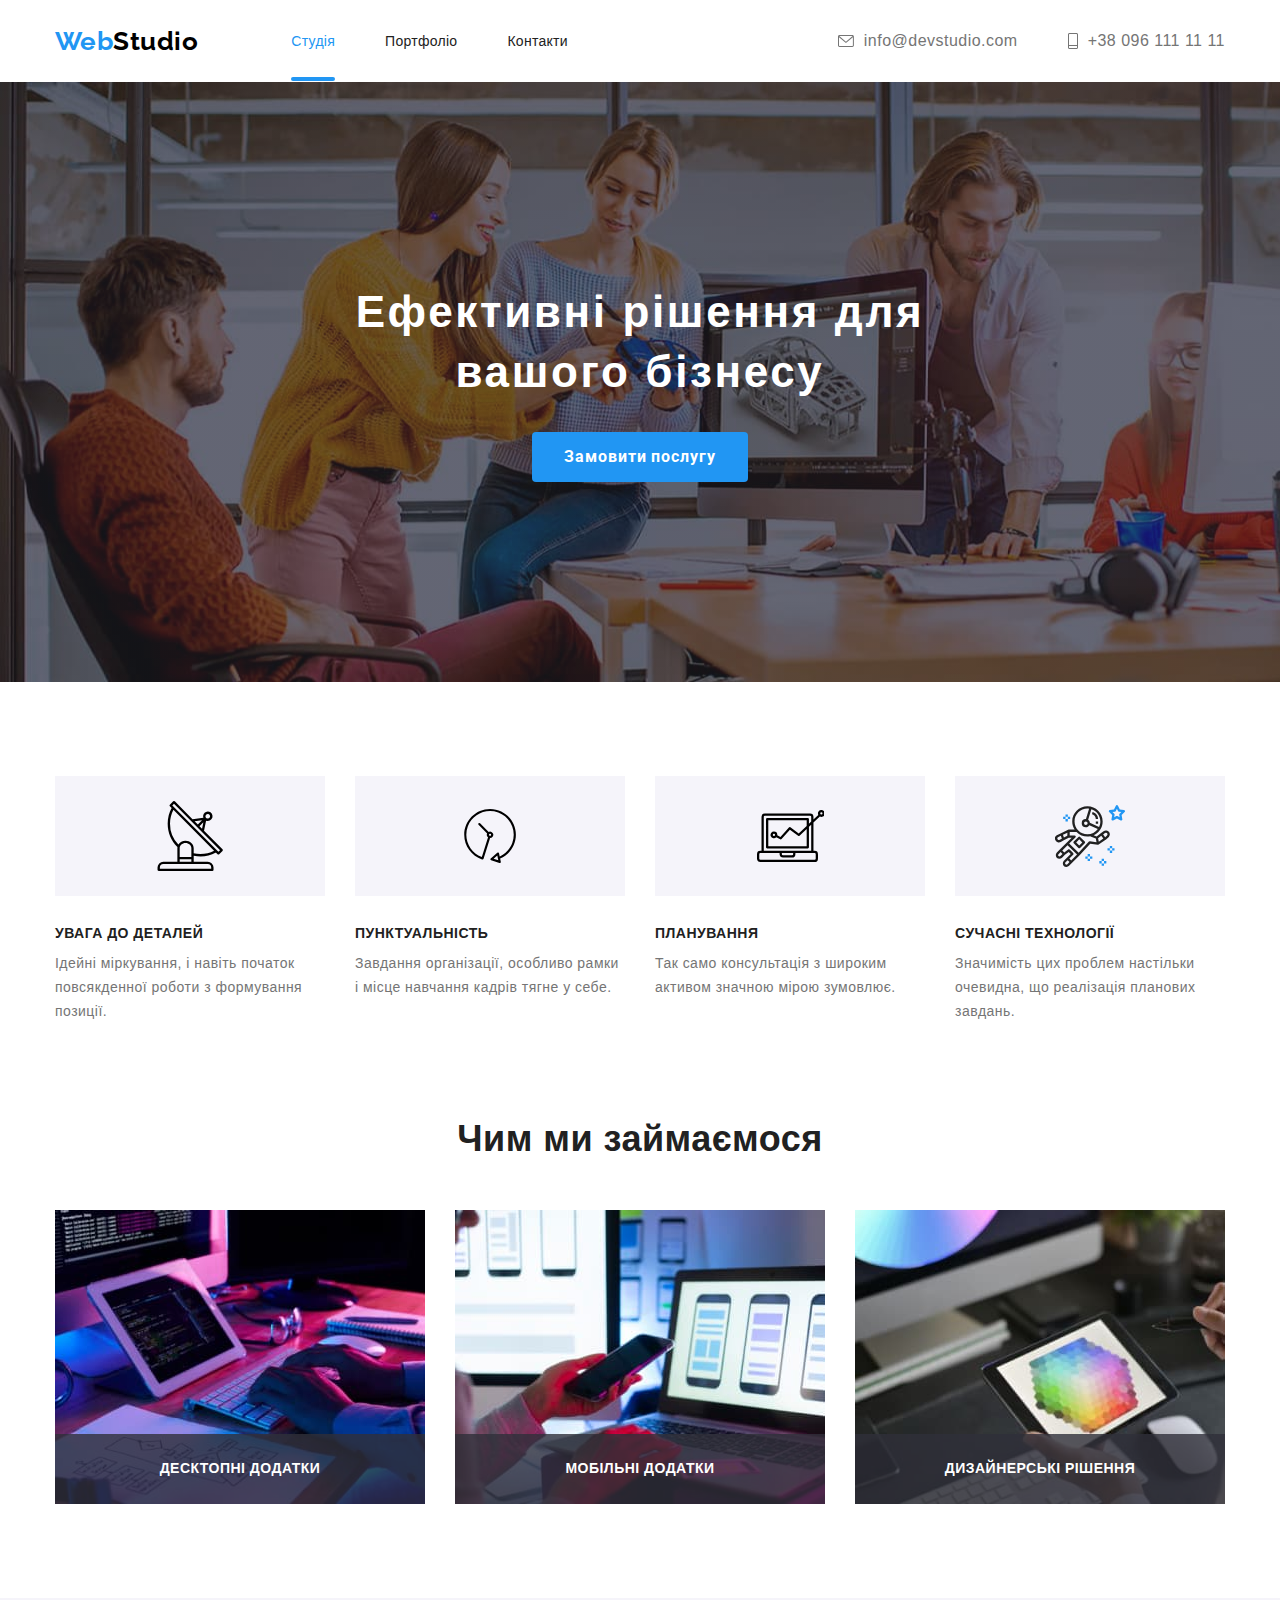
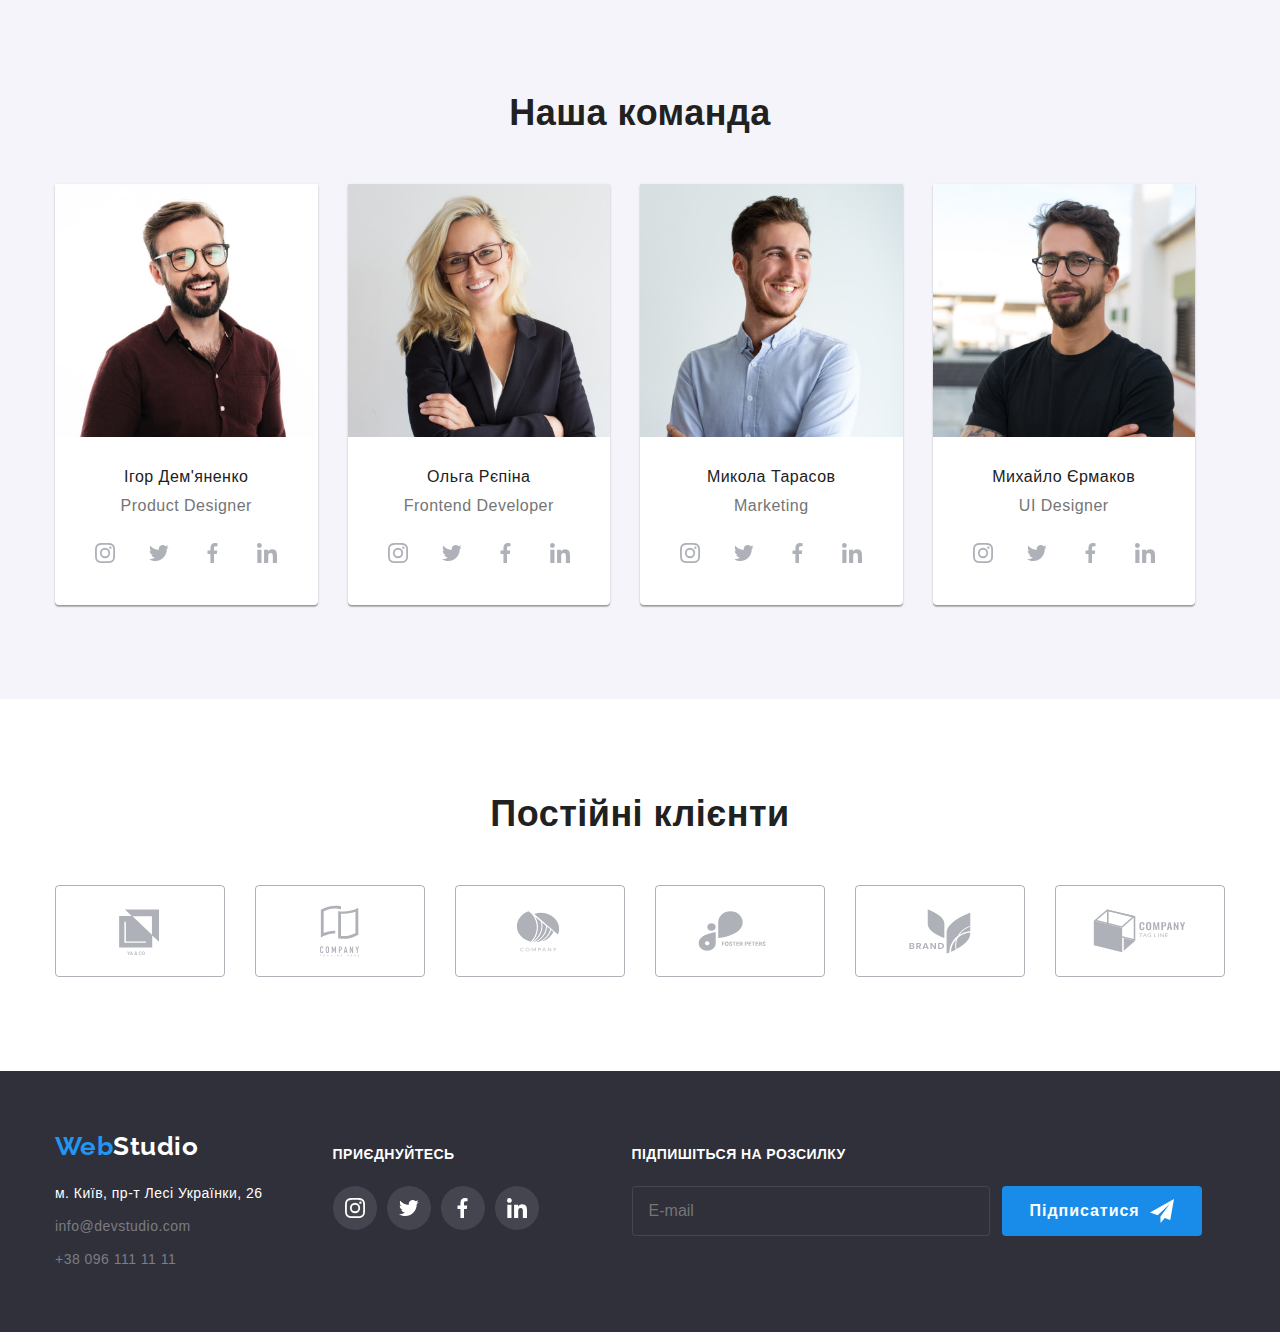
<file: index.html>
<!DOCTYPE html>
<html lang="uk">
  <head>
    <meta charset="UTF-8" />
    <meta http-equiv="X-UA-Compatible" content="IE=edge" />
    <meta name="viewport" content="width=device-width, initial-scale=1.0" />
    <title>Головна</title>
    <link
      href="https://fonts.googleapis.com/css2?family=Raleway:wght@700&family=Roboto:wght@400;500;700;900&display=swap"
      rel="stylesheet"
    />
    <link
      rel="stylesheet"
      href="https://cdnjs.cloudflare.com/ajax/libs/modern-normalize/1.1.0/modern-normalize.min.css"
    />
    <link rel="stylesheet" href="./css/main.min.css" />
  </head>
  <body>
    <!--headline-->
    <header>
      <div class="container main-nav">
        <!-- container -->
        <!-- <nav> -->
        <a href="index.html" class="main-nav__logo">
          Web<span class="main-nav__text">Studio</span>
        </a>
        <ul class="site-nav">
          <li class="site-nav__item">
            <a href="index.html" class="site-nav__link site-nav__link--active">Студія</a>
          </li>
          <li class="site-nav__item">
            <a href="portfolio.html" class="site-nav__link">Портфоліо</a>
          </li>
          <li class="site-nav__item">
            <a href="" class="site-nav__link">Контакти</a>
          </li>
        </ul>
        <!-- </nav> -->
        <ul class="site-nav-contact">
          <li class="site-nav-contact__item">
            <a href="mailto:info@devstudio.com" class="site-nav-contact__link">
              <svg class="site-nav-contact__icon" width="16px" height="12px">
                <use href="./images/icons.svg#icon-envelope-1"></use>
              </svg>

              info@devstudio.com</a
            >
          </li>

          <li class="site-nav-contact__item">
            <a href="tel:+380961111111" class="site-nav-contact__link">
              <svg class="site-nav-contact__icon" width="10px" height="16px">
                <use href="./images/icons.svg#icon-mob2"></use>
              </svg>
              +38 096 111 11 11</a
            >
          </li>
        </ul>
      </div>
    </header>
    <!--герой-->
    <main>
      <section class="primary-hero">
        <div class="container">
          <h1 class="hero">Ефективні рішення для<br />вашого бізнесу</h1>

          <button data-modal-open type="button" class="hero-button">
            Замовити послугу
          </button>
          <div data-modal class="backdrop is-hidden">
            <div class="modal">
              <button data-modal-close class="close">
                <svg class="close__down" width="11px" height="11px">
                  <use href="./images/icons.svg#icon-close-button"></use>
                </svg>
              </button>

              <form class="modal-contact">
                <p class="modal-contact__title">
                  Залиште свої дані, ми вам передзвонимо
                </p>

                <label class="modal-contact__label" for="name">Iм'я</label>
                <div class="modal-contact__group">
                  <input class="modal-contact__input" type="text" name="name" id="name" />
                  <svg class="modal-contact__icon" width="12px" height="12px">
                    <use href="./images/icons.svg#icon-people-1"></use>
                  </svg>
                </div>

                <label class="modal-contact__label" for="tel">Телефон</label>
                <div class="modal-contact__group">
                  <input class="modal-contact__input" type="tel" name="tel" id="tel" />
                  <svg class="modal-contact__icon" width="13px" height="13px">
                    <use href="./images/icons.svg#icon-tel-1"></use>
                  </svg>
                </div>

                <label class="modal-contact__label" for="email">Пошта</label>
                <div class="modal-contact__group">
                  <input
                    class="modal-contact__input"
                    type="email"
                    name="email"
                    id="email"
                    placeholder=""
                  />
                  <svg class="modal-contact__icon" width="15px" height="12px">
                    <use href="./images/icons.svg#icon-letter-1"></use>
                  </svg>
                </div>

                <label for="coment" class="modal-contact__label coment-label"
                  >Коментар</label
                >
                <!-- <div class="modal-contact__group"> -->
                  <textarea
                    placeholder="Введіть текст"
                    name="coment"
                    id="coment"
                    cols="40"
                    rows="8"
                  ></textarea>
                <!-- </div> -->

                <div class="form-group-agrees">
                  <label class="form-group-agrees__checkbox">
                    <input type="checkbox" name="agrees" class="form-group-agrees__input" />
                    <span class="form-group-agrees__icon"> </span>
                    Погоджуюся з розсилкою та приймаю &nbsp;<a
                      href=""
                      class="form-group-agrees__contract"
                    >
                      Умови договору</a
                    >
                  </label>
                </div>
                <button class="form-group-agrees__submit" type="submit">Відправити</button>
              </form>
            </div>
          </div>
        </div>
      </section>
      <!--main-->
      <section>
        <div class="container">
          <h2 class="visually-hidden">Наші переваги</h2>
          <ul class="advantage">
            <li class="advantage__item">
              <div class="thumb">
                <div class="thumb__advantage">
                  <svg class="thumb__picture" width="70px" height="70px">
                    <use href="./images/icons.svg#icon-antena1"></use>
                  </svg>
                </div>
                <h3 class="thumb__title">УВАГА ДО ДЕТАЛЕЙ</h3>
                <p class="thumb__paragraph">
                  Ідейні міркування, і навіть початок повсякденної роботи з
                  формування позиції.
                </p>
              </div>
            </li>
            <li class="advantage__item">
              <div class="thumb">
                <div class="thumb__advantage">
                  <svg class="thumb__picture" width="70px" height="54px">
                    <use href="./images/icons.svg#icon-watch2"></use>
                  </svg>
                </div>
                <h3 class="thumb__title">ПУНКТУАЛЬНІСТЬ</h3>
                <p class="thumb__paragraph">
                  Завдання організації, особливо рамки і місце навчання кадрів
                  тягне у себе.
                </p>
              </div>
            </li>

            <li class="advantage__item">
              <div class="thumb">
                <div class="thumb__advantage">
                  <svg class="thumb__picture" width="67px" height="70px">
                    <use href="./images/icons.svg#icon-monitor3"></use>
                  </svg>
                </div>
                <h3 class="thumb__title">ПЛАНУВАННЯ</h3>
                <p class="thumb__paragraph">
                  Так само консультація з широким активом значною мірою
                  зумовлює.
                </p>
              </div>
            </li>

            <li class="advantage__item">
              <div class="thumb">
                <div class="thumb__advantage">
                  <svg class="thumb__picture" width="70px" height="70px">
                    <use href="./images/icons.svg#icon-astronaut4"></use>
                  </svg>
                </div>

                <h3 class="thumb__title">СУЧАСНІ ТЕХНОЛОГІЇ</h3>
                <p class="thumb__paragraph">
                  Значимість цих проблем настільки очевидна, що реалізація
                  планових завдань.
                </p>
              </div>
            </li>
          </ul>
        </div>
      </section>

      <!--specialization-->
      <section class="main-headline">
        <div class="container">
          <h2 class="headline">Чим ми займаємося</h2>
          <ul class="images-work">
            <li class="images-work__item">
              <img src="images/komp1.jpg" alt="комп'ютер" width="370" />
              <div class="images-work__text">
                <p class="images-work__name">ДЕСКТОПНІ ДОДАТКИ</p>
              </div>
            </li>
            <li class="images-work__item">
              <img src="images/nout2.jpg" alt="ноутбук" width="370" />
              <div class="images-work__text">
                <p class="images-work__name">МОБІЛЬНІ ДОДАТКИ</p>
              </div>
            </li>
            <li class="images-work__item">
              <img src="images/planshet3.jpg" alt="планшет" width="370" />
              <div class="images-work__text">
                <p class="images-work__name">ДИЗАЙНЕРСЬКІ РІШЕННЯ</p>
              </div>
            </li>
          </ul>
        </div>
      </section>
      <!--people-->
      <section class="t-person">
        <div class="container">
          <h2 class="headline">Наша команда</h2>

          <ul class="team">
            <li class="team__person">
              <img
                src="images/demyanenko4.jpg"
                alt="Ігор Дем'яненко"
                width="270"
              />
              <!-- person-name -->
              <h3 class="team__name">Ігор Дем'яненко</h3>
              <!--position  -->
              <p class="team__position">Product Designer</p>

              <ul class="network">
                <li class="network__item">
                  <a href="" class="network__link">
                    <svg class="network__logo" width="20px" height="20px">
                      <use href="./images/icons.svg#icon-instagram1"></use>
                    </svg>
                  </a>
                </li>

                <li class="network__item">
                  <a href="" class="network__link">
                    <svg class="network__logo" width="20px" height="20px">
                      <use href="./images/icons.svg#icon-twitter2"></use>
                    </svg>
                  </a>
                </li>
                <li class="network__item">
                  <a href="" class="network__link">
                    <svg class="network__logo" width="20px" height="20px">
                      <use href="./images/icons.svg#icon-facebook3"></use>
                    </svg>
                  </a>
                </li>
                <li class="network__item">
                  <a href="" class="network__link">
                    <svg class="network__logo" width="20px" height="20px">
                      <use href="./images/icons.svg#icon-linkedin4"></use>
                    </svg>
                  </a>
                </li>
              </ul>
            </li>
            <li class="team__person">
              <img src="images/repina1.jpg" alt="Ольга Рєпіна" width="270" />
              <h3 class="team__name">Ольга Рєпіна</h3>
              <p class="team__position">Frontend Developer</p>

              <ul class="network">
                <li class="network__item">
                  <a href="" class="network__link">
                    <svg class="network__logo" width="20px" height="20px">
                      <use href="./images/icons.svg#icon-instagram1"></use>
                    </svg>
                  </a>
                </li>

                <li class="network__item">
                  <a href="" class="network__link">
                    <svg class="network__logo" width="20px" height="20px">
                      <use href="./images/icons.svg#icon-twitter2"></use>
                    </svg>
                  </a>
                </li>
                <li class="network__item">
                  <a href="" class="network__link">
                    <svg class="network__logo" width="20px" height="20px">
                      <use href="./images/icons.svg#icon-facebook3"></use>
                    </svg>
                  </a>
                </li>
                <li class="network__item">
                  <a href="" class="network__link">
                    <svg class="network__logo" width="20px" height="20px">
                      <use href="./images/icons.svg#icon-linkedin4"></use>
                    </svg>
                  </a>
                </li>
              </ul>
            </li>

            <li class="team__person">
              <img src="images/tarasov2.jpg" alt="Микола Тарасов" width="270" />
              <h3 class="team__name">Микола Тарасов</h3>
              <p class="team__position">Marketing</p>

              <ul class="network">
                <li class="network__item">
                  <a href="" class="network__link">
                    <svg class="network__logo" width="20px" height="20px">
                      <use href="./images/icons.svg#icon-instagram1"></use>
                    </svg>
                  </a>
                </li>

                <li class="network__item">
                  <a href="" class="network__link">
                    <svg class="network__logo" width="20px" height="20px">
                      <use href="./images/icons.svg#icon-twitter2"></use>
                    </svg>
                  </a>
                </li>
                <li class="network__item">
                  <a href="" class="network__link">
                    <svg class="network__logo" width="20px" height="20px">
                      <use href="./images/icons.svg#icon-facebook3"></use>
                    </svg>
                  </a>
                </li>
                <li class="network__item">
                  <a href="" class="network__link">
                    <svg class="network__logo" width="20px" height="20px">
                      <use href="./images/icons.svg#icon-linkedin4"></use>
                    </svg>
                  </a>
                </li>
              </ul>
            </li>
            <li class="team__person">
              <img
                src="images/yermakov3.jpg"
                alt="Михайло Єрмаков"
                width="270"
              />
              <h3 class="team__name">Михайло Єрмаков</h3>
              <p class="team__position">UI Designer</p>
              <ul class="network">
                <li class="network__item">
                  <a href="" class="network__link">
                    <svg class="network__logo" width="20px" height="20px">
                      <use href="./images/icons.svg#icon-instagram1"></use>
                    </svg>
                  </a>
                </li>

                <li class="network__item">
                  <a href="" class="network__link">
                    <svg class="network__logo" width="20px" height="20px">
                      <use href="./images/icons.svg#icon-twitter2"></use>
                    </svg>
                  </a>
                </li>
                <li class="network__item">
                  <a href="" class="network__link">
                    <svg class="network__logo" width="20px" height="20px">
                      <use href="./images/icons.svg#icon-facebook3"></use>
                    </svg>
                  </a>
                </li>
                <li class="network__item">
                  <a href="" class="network__link">
                    <svg class="network__logo" width="20px" height="20px">
                      <use href="./images/icons.svg#icon-linkedin4"></use>
                    </svg>
                  </a>
                </li>
              </ul>
            </li>
          </ul>
        </div>
      </section>

      <section>
        <div class="container">
          <h2 class="headline">Постійні клієнти</h2>

          <ul class="customers">

            <li class="customers__item">
              <a href="" class="customers__link">
                <svg class="customers__logo" width="106px" height="60px">
                  <use href="./images/icons.svg#icon-Logo1"></use>
                </svg>
              </a>
            </li>
            <li class="customers__item">
              <a href="" class="customers__link">
                <svg class="customers__logo" width="106px" height="60px">
                  <use href="./images/icons.svg#icon-Logo2"></use>
                </svg>
              </a>
            </li>
            <li class="customers__item">
              <a href="" class="customers__link">
                <svg class="customers__logo" width="106px" height="60px">
                  <use href="./images/icons.svg#icon-Logo3"></use>
                </svg>
              </a>
            </li>
            <li class="customers__item">
              <a href="" class="customers__link">
                <svg class="customers__logo" width="106px" height="60px">
                  <use href="./images/icons.svg#icon-Logo4"></use>
                </svg>
              </a>
            </li>
            <li class="customers__item">
              <a href="" class="customers__link">
                <svg class="customers__logo" width="106px" height="60px">
                  <use href="./images/icons.svg#icon-Logo5"></use>
                </svg>
              </a>
            </li>

            <li class="customers__item">
              <a href="" class="customers__link">
                <svg class="customers__logo" width="106px" height="60px">
                  <use href="./images/icons.svg#icon-Logo6"></use>
                </svg>
              </a>
            </li>
          </ul>
        </div>
      </section>
    </main>
    <!--footer-->
    <footer class="footer">
      <div class="container foot-address">
        <div class="cont-footer">
          <a href="index.html" class="main-nav__logo">
            Web<span class="main-nav__text main-nav__text--inverse">Studio</span>
          </a>

          <div>
            <address class="address">
              <!-- class="info-address" -->
              <ul>
                <li>
                  <p class="address__footer">м. Київ, пр-т Лесі Українки, 26</p>
                </li>
                <li>
                  <a href="mailto:info@devstudio.com" class="address__email">
                    info@devstudio.com
                  </a>
                </li>
                <li>
                  <a href="tel:+380961111111" class="address__tel"
                    >+38 096 111 11 11
                  </a>
                </li>
              </ul>
            </address>
          </div>
        </div>

        <div class="foot-network">
          <p class="join">ПРИЄДНУЙТЕСЬ</p>

          <ul class="footer-network">
            <li class="footer-network__item">
              <a href="" class="footer-network__logo">
                <svg class="footer-network__img" width="20px" height="20px">
                  <use href="./images/icons.svg#icon-instagram1"></use>
                </svg>
              </a>
            </li>
            <li class="footer-network__item">
              <a href="" class="footer-network__logo">
                <svg class="footer-network__img" width="20px" height="20px">
                  <use href="./images/icons.svg#icon-twitter2"></use>
                </svg>
              </a>
            </li>
            <li class="footer-network__item">
              <a href="" class="footer-network__logo">
                <svg class="footer-network__img" width="20px" height="20px">
                  <use href="./images/icons.svg#icon-facebook3"></use>
                </svg>
              </a>
            </li>
            <li class="footer-network__item">
              <a href="" class="footer-network__logo">
                <svg class="footer-network__img" width="20px" height="20px">
                  <use href="./images/icons.svg#icon-linkedin4"></use>
                </svg>
              </a>
            </li>
          </ul>
        </div>

        <form class="mail-sign">
          <div class="footer-sign">
            <p class="label-sign-footer">Підпишіться на розсилку</p>

            <div class="footer-sign-sign">
              <label>
                <input
                  class="input-sign"
                  type="email"
                  name="sign"
                  placeholder="E-mail"
                />
              </label>

              <button type="submit" class="button-sign">
                Підписатися
                <svg class="button-sign__icon" width="24px" height="24px">
                  <use href="./images/icons.svg#icon-send"></use>
                </svg>
              </button>
            </div>
          </div>
        </form>
      </div>
    </footer>
    <script src="./js/modal.js"></script>
  </body>
</html>
</file>
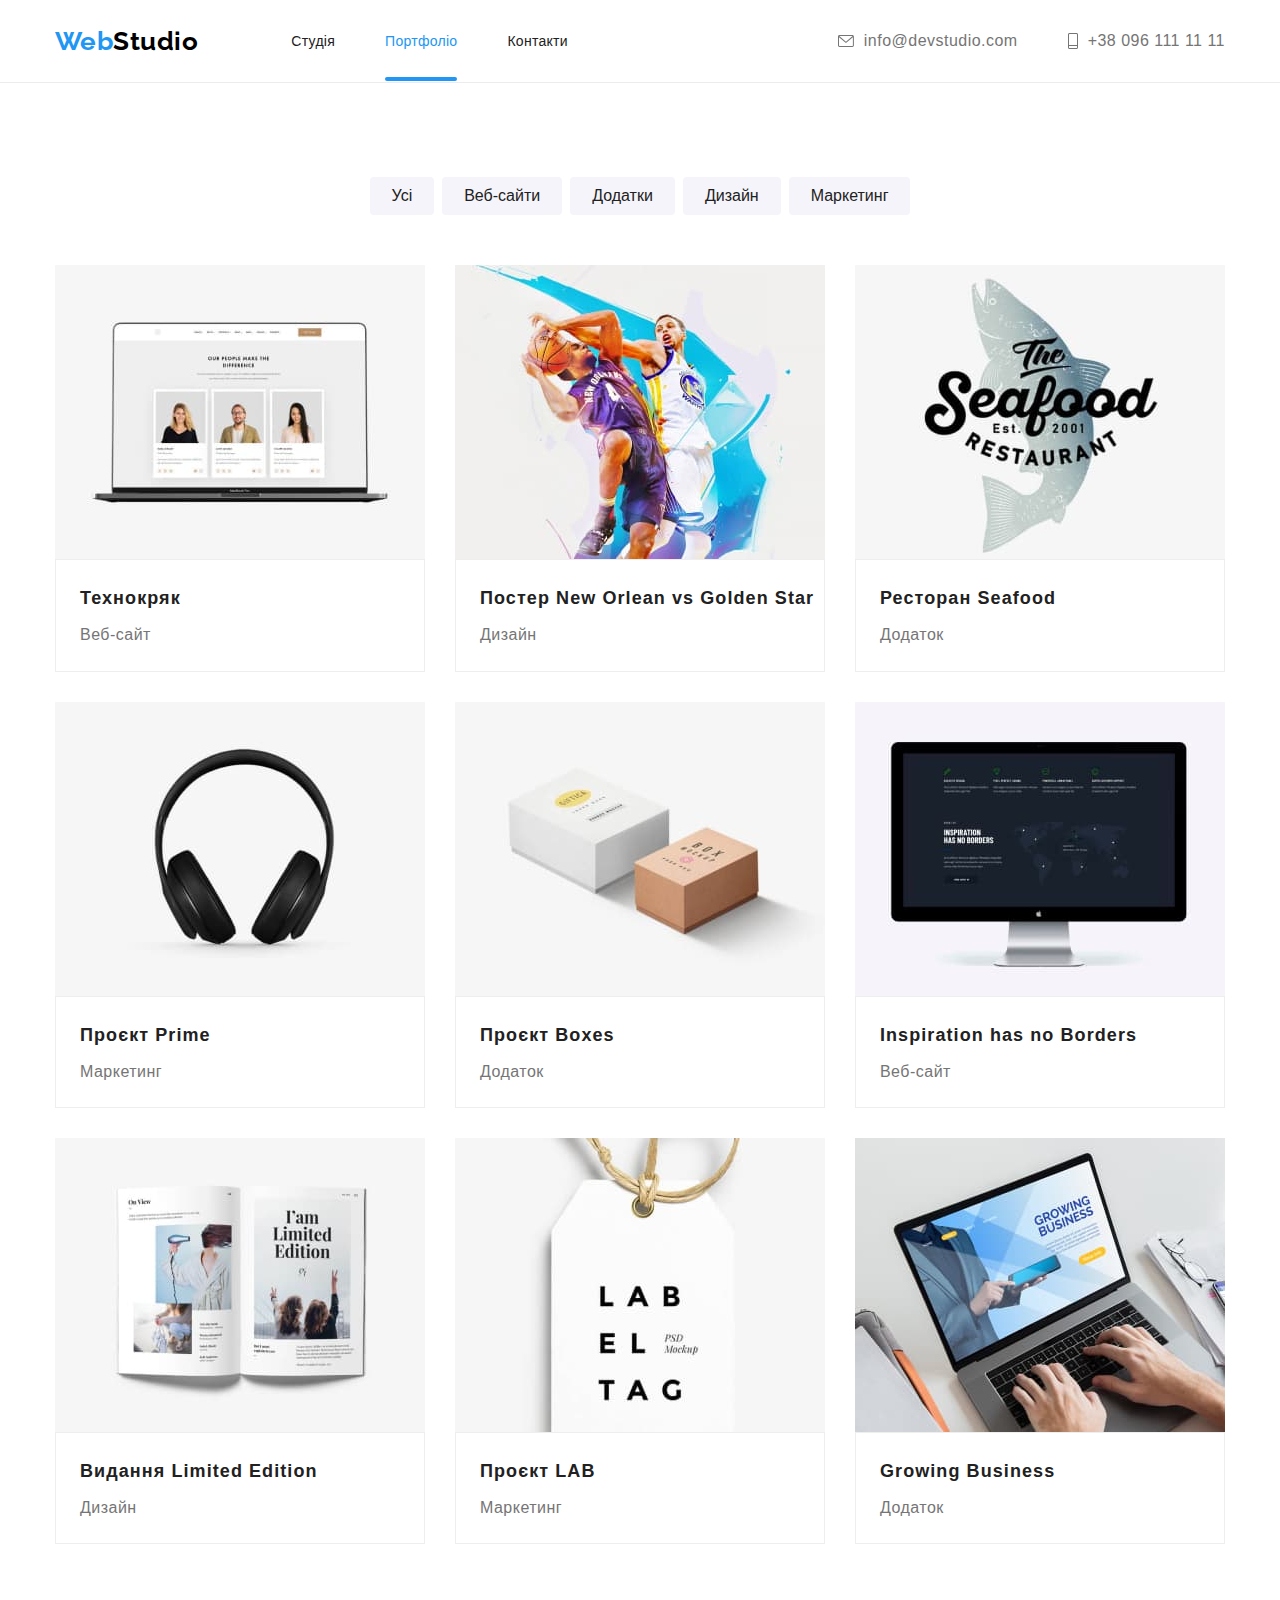
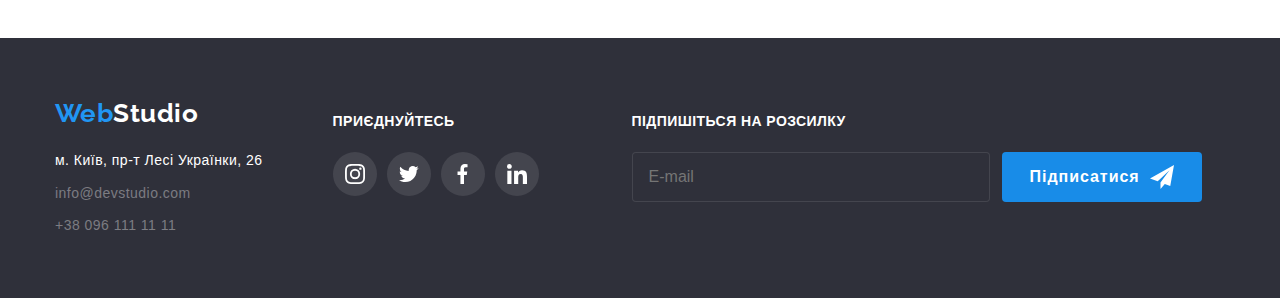
<file: portfolio.html>
<!DOCTYPE html>
<html lang="en">
  <head>
    <meta charset="UTF-8" />
    <meta http-equiv="X-UA-Compatible" content="IE=edge" />
    <meta name="viewport" content="width=device-width, initial-scale=1.0" />
    <title>Портфоліо</title>
    <link
      href="https://fonts.googleapis.com/css2?family=Raleway:wght@700&family=Roboto:wght@400;500;700;900&display=swap"
      rel="stylesheet"
    />
    <link
      rel="stylesheet"
      href="https://cdnjs.cloudflare.com/ajax/libs/modern-normalize/1.1.0/modern-normalize.min.css"
    />
    <link rel="stylesheet" href="./css/main.min.css" />
  </head>
  <body>
    <!--headline-->
    <header>
      <div class="container main-nav">
        <!-- container -->
        <!-- <nav> -->
        <a href="index.html" class="main-nav__logo">
          Web<span class="main-nav__text">Studio</span>
        </a>
        <ul class="site-nav">
          <li class="site-nav__item">
            <a href="index.html" class="site-nav__link">Студія</a>
          </li>
          <li class="site-nav__item">
            <a href="portfolio.html" class="site-nav__link site-nav__link--active">Портфоліо</a>
          </li>
          <li class="site-nav__item">
            <a href="" class="site-nav__link">Контакти</a>
          </li>
        </ul>
        <!-- </nav> -->
        <ul class="site-nav-contact">
          <li class="site-nav-contact__item">
            <a href="mailto:info@devstudio.com" class="site-nav-contact__link">
              <svg class="site-nav-contact__icon" width="16px" height="12px">
                <use href="./images/icons.svg#icon-envelope-1"></use>
              </svg>

              info@devstudio.com</a
            >
          </li>

          <li class="site-nav-contact__item">
            <a href="tel:+380961111111" class="site-nav-contact__link">
              <svg class="site-nav-contact__icon" width="10px" height="16px">
                <use href="./images/icons.svg#icon-mob2"></use>
              </svg>
              +38 096 111 11 11</a
            >
          </li>
        </ul>
      </div>
    </header>
    <main class="portfolio-main">
      <!--верхні кнопки-->
      <section>
        <div class="container">
          <!-- <div class="main-portfolio">   -->

            <ul class="bt-portfolio">
              <li class="bt-portfolio__item">
                <button type="button" class="bt-portfolio__button">Усі</button>
              </li>

              <li class="bt-portfolio__item">
                <button type="button" class="bt-portfolio__button">
                  Веб-сайти
                </button>
              </li>

              <li class="bt-portfolio__item">
                <button type="button" class="bt-portfolio__button">Додатки</button>
              </li>
              <li class="bt-portfolio__item">
                <button type="button" class="bt-portfolio__button">Дизайн</button>
              </li>
              <li class="bt-portfolio__item">
                <button type="button" class="bt-portfolio__button">
                  Маркетинг
                </button>
              </li>
            </ul>
          <!-- </div> -->

          <!--приклади робіт-->
          <!-- <div class="work-img"> -->
            <h1 class="visually-hidden">Приклади робіт</h1>

            <ul class="work">
<!--  item-work-->
              <li class="work__item"> 

                <a href="" class="card">
<!-- card-thumb -->
                  <div class="card__img">

                    <img src="images/site5.jpg" alt="site" width="370" />
<!-- windows -->
                    <div class="card__thumb">
  <!--  text-windows-->
                      <p class="card__text">
                        Ресурс пропонує комплексні пропозиції з різним рівнем
                        функціоналу та сервісів. Все це дозволить відвідувачу
                        отримати вичерпні відомості про компанію чи приватну
                        особу.
                      </p>
                    </div>
                  </div>
  <!-- work-name -->
                  <div class="card__name">
  <!-- project-name -->
                    <h2 class="card__project">Технокряк</h2>
  <!-- project-example -->
                    <p class="card__example">Веб-сайт</p>
                  </div>
                </a>
              </li>


              <li class="work__item">
                <a href="" class="card">

                  <div class="card__img">
                    <img
                      src="images/basketball6.jpg"
                      alt="basketball"
                      width="370"
                    />
                    <div class="card__thumb">
                      <p class="card__text">
                        Ресурс пропонує комплексні пропозиції з різним рівнем
                        функціоналу та сервісів. Все це дозволить відвідувачу
                        отримати вичерпні відомості про компанію чи приватну
                        особу.
                      </p>
                    </div>
                  </div>
                  <div class="card__name">
                    <h2 class="card__project">
                      Постер New Orlean vs Golden Star
                    </h2>
                    <p class="card__example">Дизайн</p>
                  </div>
                </a>
              </li>
              <li class="work__item">
                <a href="" class="card">
                  <div class="card__img">
                    <img src="images/seafood7.jpg" alt="seafood" width="370" />
                    <div class="card__thumb">
                      <p class="card__text">
                        Ресурс пропонує комплексні пропозиції з різним рівнем
                        функціоналу та сервісів. Все це дозволить відвідувачу
                        отримати вичерпні відомості про компанію чи приватну
                        особу.
                      </p>
                    </div>
                  </div>
                  <div class="card__name">
                    <h2 class="card__project">Ресторан Seafood</h2>
                    <p class="card__example">Додаток</p>
                  </div>
                </a>
              </li>
              <li class="work__item">
                <a href="" class="card">
                  <div class="card__img">
                    <img
                      src="images/headphones8.jpg"
                      alt="headphones"
                      width="370"
                    />
                    <div class="card__thumb">
                      <p class="card__text">
                        Ресурс пропонує комплексні пропозиції з різним рівнем
                        функціоналу та сервісів. Все це дозволить відвідувачу
                        отримати вичерпні відомості про компанію чи приватну
                        особу.
                      </p>
                    </div>
                  </div>
                  <div class="card__name">
                    <h2 class="card__project">Проєкт Prime</h2>
                    <p class="card__example">Маркетинг</p>
                  </div>
                </a>
              </li>
              <li class="work__item">
                <a href="" class="card">
                  <div class="card__img">
                    <img src="images/box9.jpg" alt="box" width="370" />
                    <div class="card__thumb">
                      <p class="card__text">
                        Ресурс пропонує комплексні пропозиції з різним рівнем
                        функціоналу та сервісів. Все це дозволить відвідувачу
                        отримати вичерпні відомості про компанію чи приватну
                        особу.
                      </p>
                    </div>
                  </div>
                  <div class="card__name">
                    <h2 class="card__project">Проєкт Boxes</h2>
                    <p class="card__example">Додаток</p>
                  </div>
                </a>
              </li>
              <li class="work__item">
                <a href="" class="card">
                  <div class="card__img">
                    <img src="images/monitor10.jpg" alt="monitor" width="370" />
                    <div class="card__thumb">
                      <p class="card__text">
                        Ресурс пропонує комплексні пропозиції з різним рівнем
                        функціоналу та сервісів. Все це дозволить відвідувачу
                        отримати вичерпні відомості про компанію чи приватну
                        особу.
                      </p>
                    </div>
                  </div>
                  <div class="card__name">
                    <h2 class="card__project">Inspiration has no Borders</h2>
                    <p class="card__example">Веб-сайт</p>
                  </div>
                </a>
              </li>
              <li class="work__item">
                <a href="" class="card">
                  <div class="card__img">
                    <img src="images/book11.jpg" alt="book" width="370" />
                    <div class="card__thumb">
                      <p class="card__text">
                        Ресурс пропонує комплексні пропозиції з різним рівнем
                        функціоналу та сервісів. Все це дозволить відвідувачу
                        отримати вичерпні відомості про компанію чи приватну
                        особу.
                      </p>
                    </div>
                  </div>
                  <div class="card__name">
                    <h2 class="card__project">Видання Limited Edition</h2>
                    <p class="card__example">Дизайн</p>
                  </div>
                </a>
              </li>
              <li class="work__item">
                <a href="" class="card">
                  <div class="card__img">
                    <img
                      src="images/labeltag12.jpg"
                      alt="labeltag"
                      width="370"
                    />
                    <div class="card__thumb">
                      <p class="card__text">
                        Ресурс пропонує комплексні пропозиції з різним рівнем
                        функціоналу та сервісів. Все це дозволить відвідувачу
                        отримати вичерпні відомості про компанію чи приватну
                        особу.
                      </p>
                    </div>
                  </div>
                  <div class="card__name">
                    <h2 class="card__project">Проєкт LAB</h2>
                    <p class="card__example">Маркетинг</p>
                  </div>
                </a>
              </li>
              <li class="work__item">
                <a href="" class="card">
                  <div class="card__img">
                    <img
                      src="images/growing_business13.jpg"
                      alt="growing_business"
                      width="370"
                    />
                    <div class="card__thumb">
                      <p class="card__text">
                        Ресурс пропонує комплексні пропозиції з різним рівнем
                        функціоналу та сервісів. Все це дозволить відвідувачу
                        отримати вичерпні відомості про компанію чи приватну
                        особу.
                      </p>
                    </div>
                  </div>
                  <div class="card__name">
                    <h2 class="card__project">Growing Business</h2>
                    <p class="card__example">Додаток</p>
                  </div>
                </a>
              </li>
            </ul>
          <!-- </div> -->
        </div>
      </section>
    </main>

    <!--footer-->
    <footer class="footer">
      <div class="container foot-address">
        <div class="cont-footer">
          <a href="index.html" class="main-nav__logo">
            Web<span class="main-nav__text main-nav__text--inverse">Studio</span>
          </a>

          <div>
            <address class="address">
              <!-- class="info-address" -->
              <ul>
                <li>
                  <p class="address__footer">м. Київ, пр-т Лесі Українки, 26</p>
                </li>
                <li>
                  <a href="mailto:info@devstudio.com" class="address__email">
                    info@devstudio.com
                  </a>
                </li>
                <li>
                  <a href="tel:+380961111111" class="address__tel"
                    >+38 096 111 11 11
                  </a>
                </li>
              </ul>
            </address>
          </div>
        </div>

        <div class="foot-network">
          <p class="join">ПРИЄДНУЙТЕСЬ</p>

          <ul class="footer-network">
            <li class="footer-network__item">
              <a href="" class="footer-network__logo">
                <svg class="footer-network__img" width="20px" height="20px">
                  <use href="./images/icons.svg#icon-instagram1"></use>
                </svg>
              </a>
            </li>
            <li class="footer-network__item">
              <a href="" class="footer-network__logo">
                <svg class="footer-network__img" width="20px" height="20px">
                  <use href="./images/icons.svg#icon-twitter2"></use>
                </svg>
              </a>
            </li>
            <li class="footer-network__item">
              <a href="" class="footer-network__logo">
                <svg class="footer-network__img" width="20px" height="20px">
                  <use href="./images/icons.svg#icon-facebook3"></use>
                </svg>
              </a>
            </li>
            <li class="footer-network__item">
              <a href="" class="footer-network__logo">
                <svg class="footer-network__img" width="20px" height="20px">
                  <use href="./images/icons.svg#icon-linkedin4"></use>
                </svg>
              </a>
            </li>
          </ul>
        </div>

        <form class="mail-sign">
          <div class="footer-sign">
            <p class="label-sign-footer">Підпишіться на розсилку</p>

            <div class="footer-sign-sign">
              <label>
                <input
                  class="input-sign"
                  type="email"
                  name="sign"
                  placeholder="E-mail"
                />
              </label>

              <button type="submit" class="button-sign">
                Підписатися
                <svg class="button-sign__icon" width="24px" height="24px">
                  <use href="./images/icons.svg#icon-send"></use>
                </svg>
              </button>
            </div>
          </div>
        </form>
      </div>
    </footer>
  </body>
</html>
</file>
<file: css/main.min.css>
.network__link,.customers__link,.button-sign,.footer-network__logo,textarea,.form-group-agrees__submit,.backdrop,.modal-contact__icon,.hero-button,.card__name,.card__thumb,.card,.work__item,.bt-portfolio__button,.site-nav__link,.main-nav__logo,.site-nav-contact__link,.main-nav__text--inverse,.address__email,.address__tel{-webkit-animation-timing-function:cubic-bezier(0.4, 0, 0.2, 1);animation-timing-function:cubic-bezier(0.4, 0, 0.2, 1);-webkit-transition-duration:250ms;transition-duration:250ms}body{color:#757575;letter-spacing:.03em;background-color:#fff;font-family:"Roboro",sans-serif;border:0;margin:0}.container{margin-left:auto;margin-right:auto;width:1200px;padding-left:15px;padding-right:15px}.site-nav__link,.main-nav__logo,.site-nav-contact__link,.main-nav__text--inverse,.address__email,.address__tel{text-decoration:none}img{display:block;max-width:100%;height:auto}section{padding-top:94px;padding-bottom:94px}ul,p,h2{padding:0;margin:0;list-style:none}.main-headline{padding-top:0}.headline{margin-top:0;margin-bottom:50px;color:#212121;font-weight:700;font-size:36px;line-height:1.17;text-align:center}.main-nav{display:-webkit-box;display:-ms-flexbox;display:flex;-webkit-box-align:center;-ms-flex-align:center;align-items:center;margin:auto;width:1200px}.main-nav__logo{color:#2196f3;font-family:"Raleway";font-weight:700;font-size:26px;line-height:1.19}.main-nav__text{color:#000}.site-nav{display:-webkit-box;display:-ms-flexbox;display:flex;margin-left:93px;font-weight:500;font-size:14px;line-height:1,14;letter-spacing:.02em;-webkit-box-align:center;-ms-flex-align:center;align-items:center}.site-nav__item{margin-right:50px}.site-nav__item:last-child{margin-right:0}.site-nav__link{color:#212121;padding:32px 0;display:block;cursor:pointer}.site-nav__link:focus,.site-nav__link:hover{color:#2196f3}.site-nav__link--active{color:#2196f3;position:relative}.site-nav__link--active::after{content:"";position:absolute;bottom:0;display:block;width:100%;height:4px;background-color:#2196f3;border-radius:2px}.site-nav-contact{display:-webkit-box;display:-ms-flexbox;display:flex;margin-left:auto}.site-nav-contact__item{display:-webkit-box;display:-ms-flexbox;display:flex;margin-left:50px}.site-nav-contact__item:first-child{margin-left:0}.site-nav-contact__icon{fill:currentColor;margin-right:10px}.site-nav-contact__link{display:-webkit-box;display:-ms-flexbox;display:flex;-webkit-box-align:center;-ms-flex-align:center;align-items:center;color:#757575;padding:32px 0;cursor:pointer}.site-nav-contact__link:focus,.site-nav-contact__link:hover{color:#2196f3}.portfolio-main{border-top:1px solid #ececec}.bt-portfolio{display:-webkit-box;display:-ms-flexbox;display:flex;-webkit-box-pack:center;-ms-flex-pack:center;justify-content:center;margin-bottom:50px}.bt-portfolio__item:not(:last-child){margin-right:8px}.bt-portfolio__button{padding:6px 22px;color:#212121;background-color:#f5f4fa;font-weight:500;font-size:16px;line-height:1.63;border:0;border-radius:4px;cursor:pointer}.bt-portfolio__button:hover,.bt-portfolio__button:focus{outline:none;color:#fff;background-color:#2196f3;-webkit-box-shadow:0 2px 2px rgba(0,0,0,.12),0 1px 2px rgba(0,0,0,.08),0 3px 1px rgba(0,0,0,.1);box-shadow:0 2px 2px rgba(0,0,0,.12),0 1px 2px rgba(0,0,0,.08),0 3px 1px rgba(0,0,0,.1)}.visually-hidden{position:absolute;white-space:nowrap;width:1px;height:1px;overflow:hidden;border:0;padding:0;clip:rect(0 0 0 0);-webkit-clip-path:inset(50%);clip-path:inset(50%);margin:-1px}.work{display:-webkit-box;display:-ms-flexbox;display:flex;-ms-flex-wrap:wrap;flex-wrap:wrap;padding:0;margin:0;margin-left:-30px;margin-top:-30px}.work__item{-ms-flex-preferred-size:calc(33.3333333333% - 30px);flex-basis:calc(33.3333333333% - 30px);margin-left:30px;margin-top:30px}.card{outline:none;text-decoration:none}.card__thumb{position:absolute;top:100%;left:0;opacity:0}.card:hover .card__thumb,.card:focus .card__thumb{opacity:1;-webkit-transform:translateY(-100%);transform:translateY(-100%)}.card__text{line-height:1.5555555556;letter-spacing:.03em;background-color:rgba(33,150,243,.9);color:#fff;font-weight:400;font-size:18px;width:370px;height:294px;padding:63px 24px}.card__img{position:relative;overflow:hidden}.card__project{color:#212121;font-weight:700;font-size:18px;line-height:2;letter-spacing:.06em;padding-left:24px;padding-top:20px}.card__example{color:#757575;font-size:16px;line-height:1.88;margin-top:4px;padding-left:24px;padding-bottom:20px}.card__name{border:1px solid #eee}.work__item .card:focus .card__name,.work__item:hover{-webkit-box-shadow:1px 4px 6px rgba(0,0,0,.16),0px 4px 4px rgba(0,0,0,.06),0px 1px 1px rgba(0,0,0,.12);box-shadow:1px 4px 6px rgba(0,0,0,.16),0px 4px 4px rgba(0,0,0,.06),0px 1px 1px rgba(0,0,0,.12)}.primary-hero{text-align:center;background-color:#2f303a;padding:200px 0;max-width:1600px;margin-left:auto;margin-right:auto;background-image:-webkit-gradient(linear, left top, right top, from(rgba(47, 48, 58, 0.4)), to(rgba(47, 48, 58, 0.4))),url("../images/hero.jpg");background-image:linear-gradient(to right, rgba(47, 48, 58, 0.4), rgba(47, 48, 58, 0.4)),url("../images/hero.jpg")}.hero{margin-bottom:0;margin-top:0;color:#fff;font-weight:900;font-size:44px;line-height:1.36;letter-spacing:.06em;text-align:center}.hero-button{padding:10px 32px;margin-top:30px;font-family:Roboto,sans-serif;cursor:pointer;color:#fff;background-color:#2196f3;border:#2196f3;font-weight:700;font-size:16px;line-height:1.88;letter-spacing:.06em;border-radius:4px}.hero-button:hover,.hero-button:focus{background-color:#188ce8;border:#188ce8}.modal{position:absolute;top:50%;left:50%;-webkit-transform:translate(-50%, -50%);transform:translate(-50%, -50%);-webkit-animation-timing-function:cubic-bezier(0.4, 0, 0.2, 1);animation-timing-function:cubic-bezier(0.4, 0, 0.2, 1);height:581px;width:528px;background-color:#fff;-webkit-box-shadow:0 2px 1px rgba(0,0,0,.2),0 1px 1px rgba(0,0,0,.14),0 1px 3px rgba(0,0,0,.12);box-shadow:0 2px 1px rgba(0,0,0,.2),0 1px 1px rgba(0,0,0,.14),0 1px 3px rgba(0,0,0,.12)}.modal-contact{padding:40px}.modal-contact__title{font-weight:700;font-size:20px;line-height:1.15;color:#212121;margin-bottom:12px}.modal-contact__group{position:relative;display:-webkit-box;display:-ms-flexbox;display:flex;-webkit-box-orient:vertical;-webkit-box-direction:normal;-ms-flex-direction:column;flex-direction:column;margin-bottom:10px}.modal-contact__icon{position:absolute;-webkit-transform:translateY(50%);transform:translateY(50%);display:-webkit-box;display:-ms-flexbox;display:flex;top:8px;left:15px}.modal-contact__label{font-size:12px;line-height:1.1666666667;letter-spacing:.01em;margin-bottom:4px;display:-webkit-box;display:-ms-flexbox;display:flex}.modal-contact__input{height:40px;width:100%;border-radius:4px;border:1px solid rgba(33,33,33,.2);padding:11px 12px 11px 42px}.backdrop{position:fixed;top:0;left:0;width:100%;height:100%;background-color:rgba(0,0,0,.2);background-color:rgba(0,0,0,.2);z-index:1}.backdrop.is-hidden{opacity:0;pointer-events:none}.close{outline:none;border:1px solid rgba(0,0,0,.1);border-radius:50%;width:30px;height:30px;position:absolute;top:8px;right:8px;background-color:#fff;display:-webkit-box;display:-ms-flexbox;display:flex;-webkit-box-align:center;-ms-flex-align:center;align-items:center;-webkit-box-pack:center;-ms-flex-pack:center;justify-content:center;cursor:pointer}.close:hover{fill:#2196f3}.mail-sign{display:-webkit-box;display:-ms-flexbox;display:flex;margin-left:93px}.label-sign-footer{font-weight:700;font-size:14px;line-height:1.63;color:#fff;letter-spacing:.03em;text-transform:uppercase;margin-bottom:20px}.form-group-agrees{display:-webkit-box;display:-ms-flexbox;display:flex;-webkit-box-pack:center;-ms-flex-pack:center;justify-content:center;-webkit-box-align:center;-ms-flex-align:center;align-items:center;margin-top:20px}.form-group-agrees__checkbox{display:-webkit-box;display:-ms-flexbox;display:flex;-webkit-box-align:center;-ms-flex-align:center;align-items:center;font-size:14px;line-height:1.7142857143;letter-spacing:.03em;color:#757575}.form-group-agrees__input{position:absolute;white-space:nowrap;width:1px;height:1px;overflow:hidden;border:0;padding:0;clip:rect(0 0 0 0);-webkit-clip-path:inset(50%);clip-path:inset(50%);margin:-1px}.form-group-agrees__contract{color:#2196f3}.form-group-agrees__input:focus+.form-group-agrees__icon,.form-group-agrees__input:hover+.form-group-agrees__icon{border:2px solid #2196f3;border-color:#2196f3;border-radius:4px}.form-group-agrees__input:checked+.form-group-agrees__icon{background-image:url(../images/icon-check.jpg);background-origin:border-box;border:#2196f3}.form-group-agrees__submit{width:200px;height:50px;background-color:#188ce8;outline:none;font-weight:700;font-size:16px;line-height:1.875;letter-spacing:.06em;color:#fff;border-radius:4px;border:none;margin-top:30px;padding:0;cursor:pointer}.form-group-agrees__submit:focus,.form-group-agrees__submit:hover{-webkit-box-shadow:0px 4px 4px rgba(0,0,0,.15);box-shadow:0px 4px 4px rgba(0,0,0,.15);background-color:#2196f3}span[class=form-group-agrees__icon]{margin-right:8px;width:16px;height:15px;border:2px solid #212121;border-radius:4px}.modal-contact__input:focus{fill:#2196f3}textarea{resize:none;padding:12px 16px;height:120px;width:100%;border-radius:4px;border:1px solid rgba(33,33,33,.2)}textarea::-webkit-input-placeholder{color:rgba(117,117,117,.5)}textarea::-moz-placeholder{color:rgba(117,117,117,.5)}textarea:-ms-input-placeholder{color:rgba(117,117,117,.5)}textarea::-ms-input-placeholder{color:rgba(117,117,117,.5)}textarea::placeholder{color:rgba(117,117,117,.5)}textarea:focus,textarea:hover,textarea:active,input:focus,input:hover,input:active{outline:none;border:1px solid #2196f3}input:focus+.modal-contact__icon,input:hover+.modal-contact__icon,input:active+.modal-contact__icon{fill:#2196f3}.footer{margin-left:auto;margin-right:auto;background-color:#2f303a;padding:60px 0}.footer-network{display:-webkit-box;display:-ms-flexbox;display:flex}.footer-network__img{fill:#fff;display:-webkit-box;display:-ms-flexbox;display:flex;margin:auto}.footer-network__item:not(:last-child){margin-right:10px}.footer-network__logo{display:-webkit-box;display:-ms-flexbox;display:flex;height:44px;width:44px;border-radius:50%;fill:#fff;background-color:rgba(255,255,255,.1);-webkit-box-pack:center;-ms-flex-pack:center;justify-content:center;-webkit-box-align:center;-ms-flex-align:center;align-items:center;cursor:pointer}.footer-network__logo:hover,.footer-network__logo:focus{outline:none;background-color:#2196f3}.join{margin-bottom:20px;font-weight:700;font-size:14px;line-height:1.63;color:#fff}.main-nav__text--inverse{color:#fff;font-family:"Raleway";font-weight:700;font-size:26px;line-height:1.19}.logoweb{color:#2196f3}.address{margin-right:70px;margin-top:20px;font-style:normal}.address__email{display:inline-block;color:rgba(255,255,255,.3764705882);font-size:14px;line-height:1.71;margin-bottom:9px;border:0;cursor:pointer}.address__footer{color:#fff;font-size:14px;line-height:1.71;margin:0;margin-bottom:9px;display:inline-block;border:0}.address__tel{display:inline-block;color:rgba(255,255,255,.3764705882);font-size:14px;line-height:1.71;border:0;cursor:pointer}.foot-address{display:-webkit-box;display:-ms-flexbox;display:flex}.foot-network{padding-top:12px}.address__email:hover,.address__email:focus,.address__tel:hover,.address__tel:focus{color:#2196f3}.footer-sign{display:-webkit-box;display:-ms-flexbox;display:flex;-webkit-box-orient:vertical;-webkit-box-direction:normal;-ms-flex-direction:column;flex-direction:column;padding-top:12px}.footer-sign-sign{display:-webkit-box;display:-ms-flexbox;display:flex;-webkit-box-pack:center;-ms-flex-pack:center;justify-content:center}.input-sign{border:1px solid rgba(0,0,0,0);width:358px;height:50px;border-color:rgba(255,255,255,.1);border-radius:4px;background-color:#2f303a;padding-left:16px;display:-webkit-box;display:-ms-flexbox;display:flex}.button-sign{width:200px;height:50px;margin-left:12px;font-weight:700;font-size:16px;line-height:1.875;color:#fff;letter-spacing:.06em;background-color:#188ce8;border-radius:4px;fill:#f5f4fa;display:-webkit-box;display:-ms-flexbox;display:flex;-webkit-box-pack:center;-ms-flex-pack:center;justify-content:center;-webkit-box-align:center;-ms-flex-align:center;align-items:center;border:none;cursor:pointer}.button-sign:hover,.button-sign:focus,.button-sign:active{-webkit-box-shadow:0px 4px 4px rgba(0,0,0,.15);box-shadow:0px 4px 4px rgba(0,0,0,.15);background-color:#2196f3}.button-sign__icon{margin-left:10px}.advantage{display:-webkit-box;display:-ms-flexbox;display:flex;padding:0;margin:0;margin-left:-30px;margin-top:-30px}.advantage__item{display:block;width:270px;margin-right:30px}.advantage__item:nth-child(4n){margin-right:0}.thumb{display:block;border-radius:4px;width:270px;margin-left:30px;margin-top:30px}.thumb__advantage{display:-webkit-box;display:-ms-flexbox;display:flex;width:270px;height:120px;background-color:#f5f4fa;margin-bottom:30px}.thumb__picture{margin:auto}.thumb__title{margin-top:0;margin-bottom:10px;color:#212121;font-weight:700;font-size:14px;line-height:1.14}.thumb__paragraph{margin-top:0;margin-bottom:0;font-size:14px;line-height:1.71}.customers{display:-webkit-box;display:-ms-flexbox;display:flex;margin:auto}.customers__link{display:-webkit-box;display:-ms-flexbox;display:flex;margin:auto;width:170px;height:92px;padding:16px 32px;border:1px solid #afb1b8;border-radius:4px;fill:#afb1b8;cursor:pointer}.customers__logo{display:-webkit-box;display:-ms-flexbox;display:flex;margin:auto}.customers__item:not(:last-child){margin-right:30px}.customers__link:focus,.customers__link:hover{outline:none;border:1px solid #2196f3;border-radius:4px;fill:#2196f3}.t-person{background-color:#f5f4fa;margin-left:auto;margin-right:auto}.team{display:-webkit-box;display:-ms-flexbox;display:flex}.team__person{background-color:#fff;border:0;border-radius:0px 0px 4px 4px;margin-right:30px;-webkit-box-shadow:0px 2px 1px rgba(0,0,0,.2),0px 1px 1px rgba(0,0,0,.14),0px 1px 3px rgba(0,0,0,.12);box-shadow:0px 2px 1px rgba(0,0,0,.2),0px 1px 1px rgba(0,0,0,.14),0px 1px 3px rgba(0,0,0,.12)}.team_person:nth-child(4n){margin-right:0}.team__name{margin-top:30px;margin-bottom:0;color:#212121;font-weight:500;font-size:16px;line-height:1.19;text-align:center}.team__position{margin-top:10px;margin-bottom:16px;color:#757575;font-size:16px;line-height:1.19;text-align:center}.images-work{display:-webkit-box;display:-ms-flexbox;display:flex;-webkit-box-pack:center;-ms-flex-pack:center;justify-content:center}.images-work__item{margin-right:30px;position:relative}.images-work__item:nth-child(3n){margin-right:0}.images-work__text{display:-webkit-box;display:-ms-flexbox;display:flex;position:absolute;height:70px;width:370px;background-color:rgba(47,48,58,.8);bottom:0;-webkit-box-align:center;-ms-flex-align:center;align-items:center;-webkit-box-pack:center;-ms-flex-pack:center;justify-content:center}.images-work__name{color:#fff;font-weight:700;font-size:14px;line-height:1.14}.network{display:-webkit-box;display:-ms-flexbox;display:flex;-webkit-box-pack:center;-ms-flex-pack:center;justify-content:center;margin-bottom:30px}.network__link{display:-webkit-box;display:-ms-flexbox;display:flex;height:44px;width:44px;border-radius:50%;fill:#afb1b8;background-color:none;-webkit-box-pack:center;-ms-flex-pack:center;justify-content:center;-webkit-box-align:center;-ms-flex-align:center;align-items:center;cursor:pointer}.network__link:focus,.network__link:hover{outline:none;border-radius:50%;fill:#fff;background-color:#2196f3}.network__item:not(:last-child){margin-right:10px}/*# sourceMappingURL=main.min.css.map */
</file>
